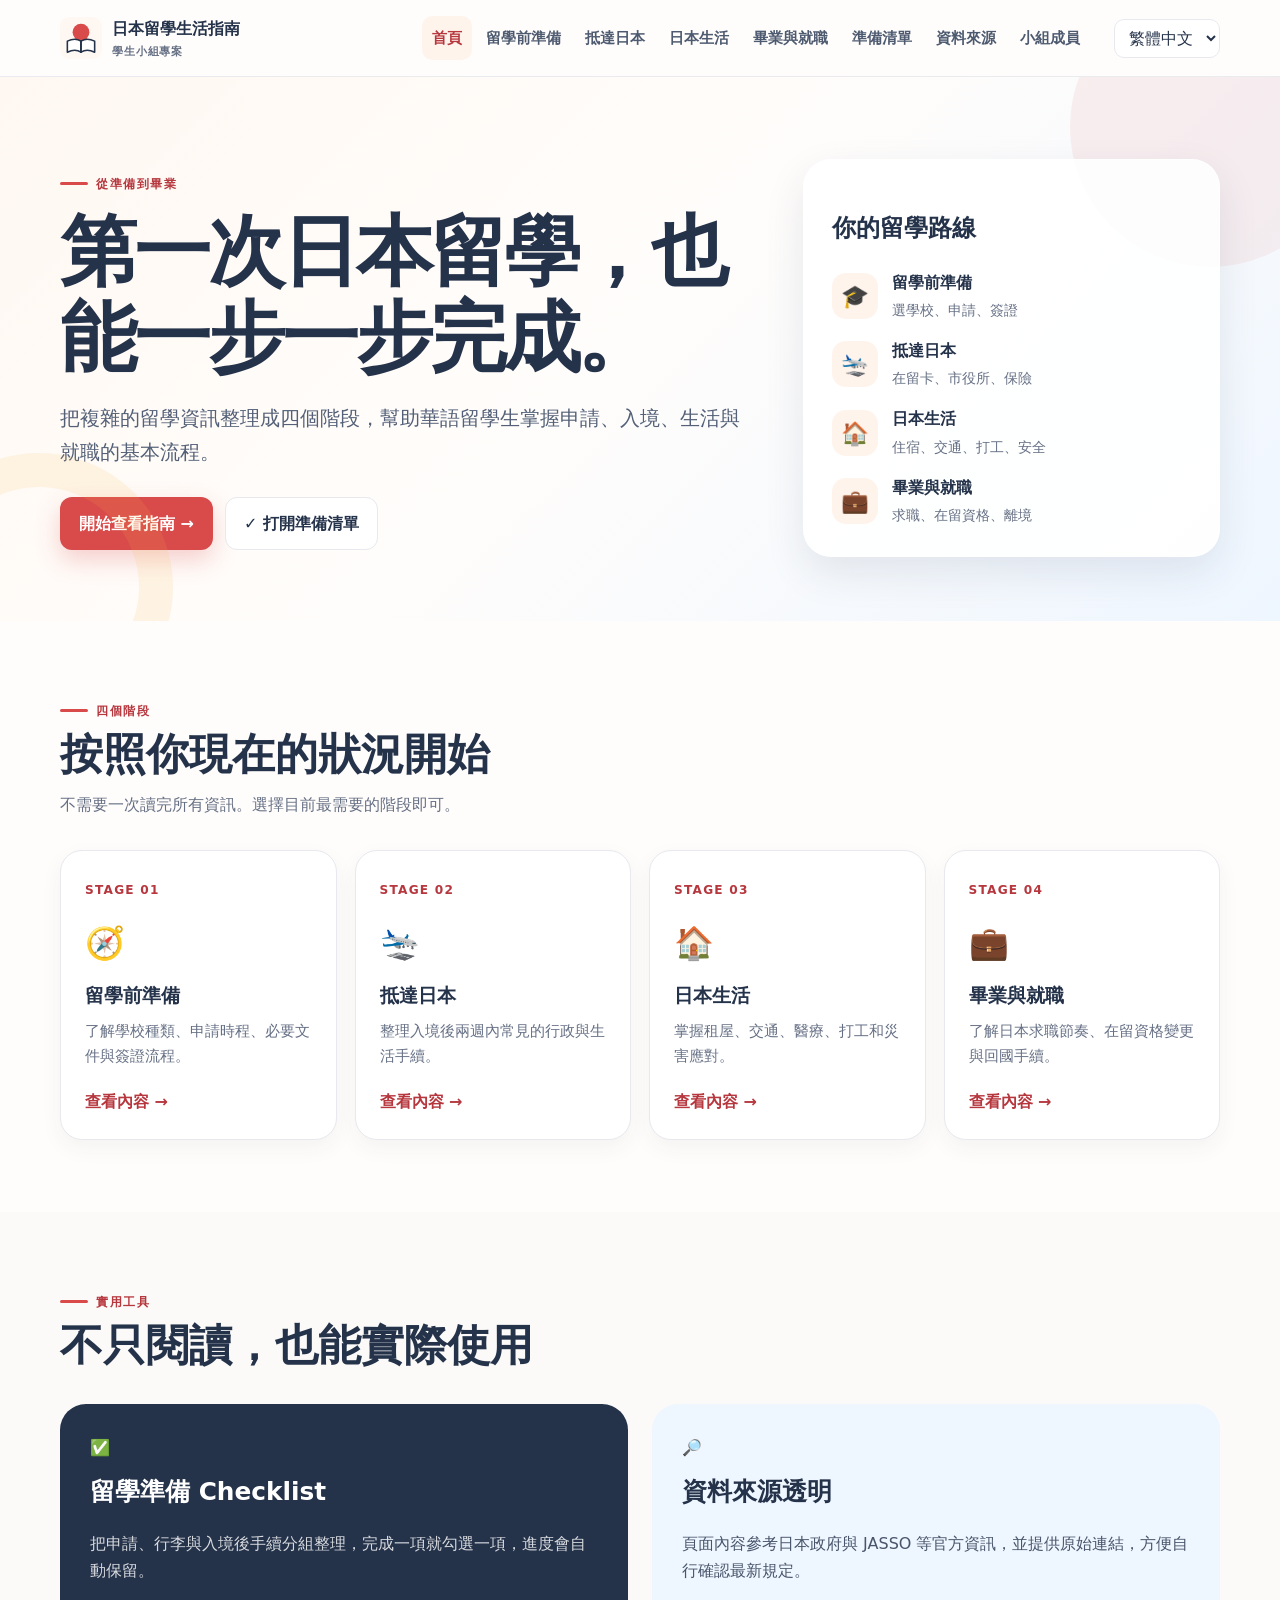
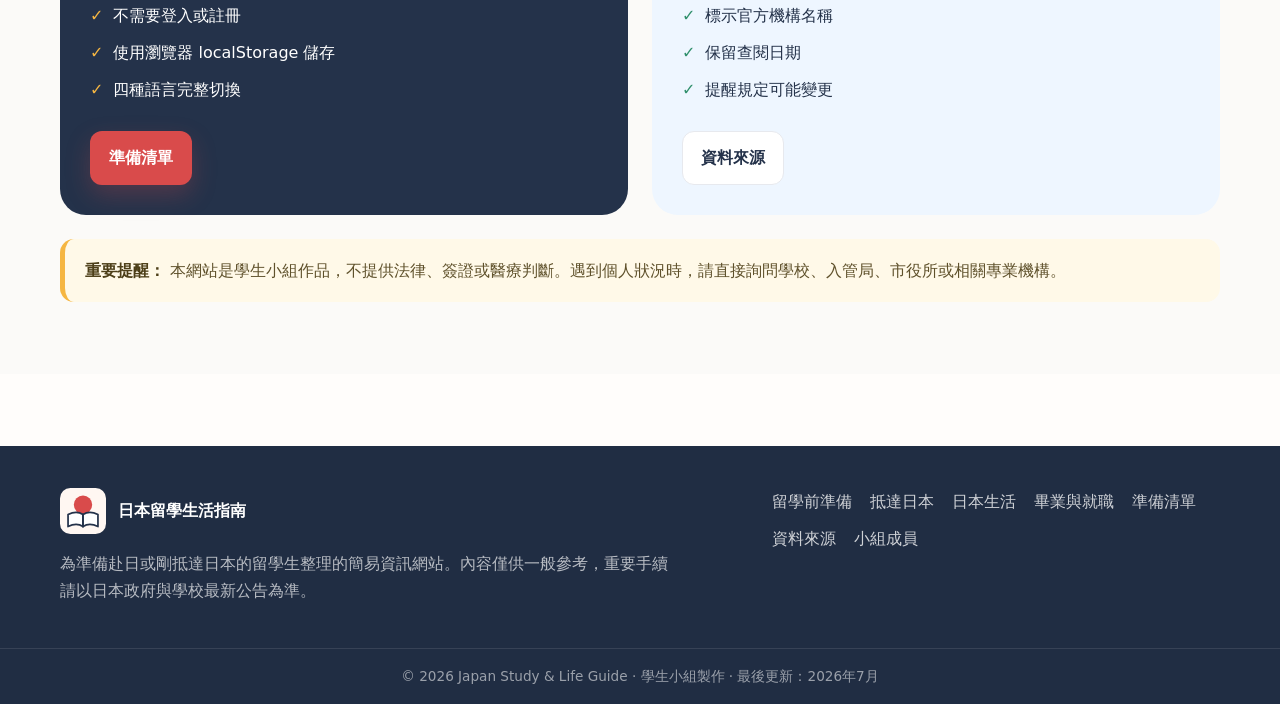
<file: index.html>
<!doctype html>
<html lang="zh-Hant">
<head>
  <meta charset="utf-8">
  <meta name="viewport" content="width=device-width, initial-scale=1">
  <meta name="description" content="A multilingual student guide for studying and living in Japan.">
  <meta name="theme-color" content="#d94b4b">
  <title>Japan Study & Life Guide</title>
  <link rel="icon" href="assets/logo.svg" type="image/svg+xml">
  <link rel="stylesheet" href="css/style.css">
</head>
<body data-page="home">
  <a class="skip-link" href="#main" data-i18n="skip">Skip to content</a>
  <header id="site-header" class="site-header"></header>
  <main id="main"></main>
  <footer id="site-footer" class="site-footer"></footer>
  <script src="js/content.js"></script>
  <script src="js/app.js"></script>
</body>
</html>
</file>
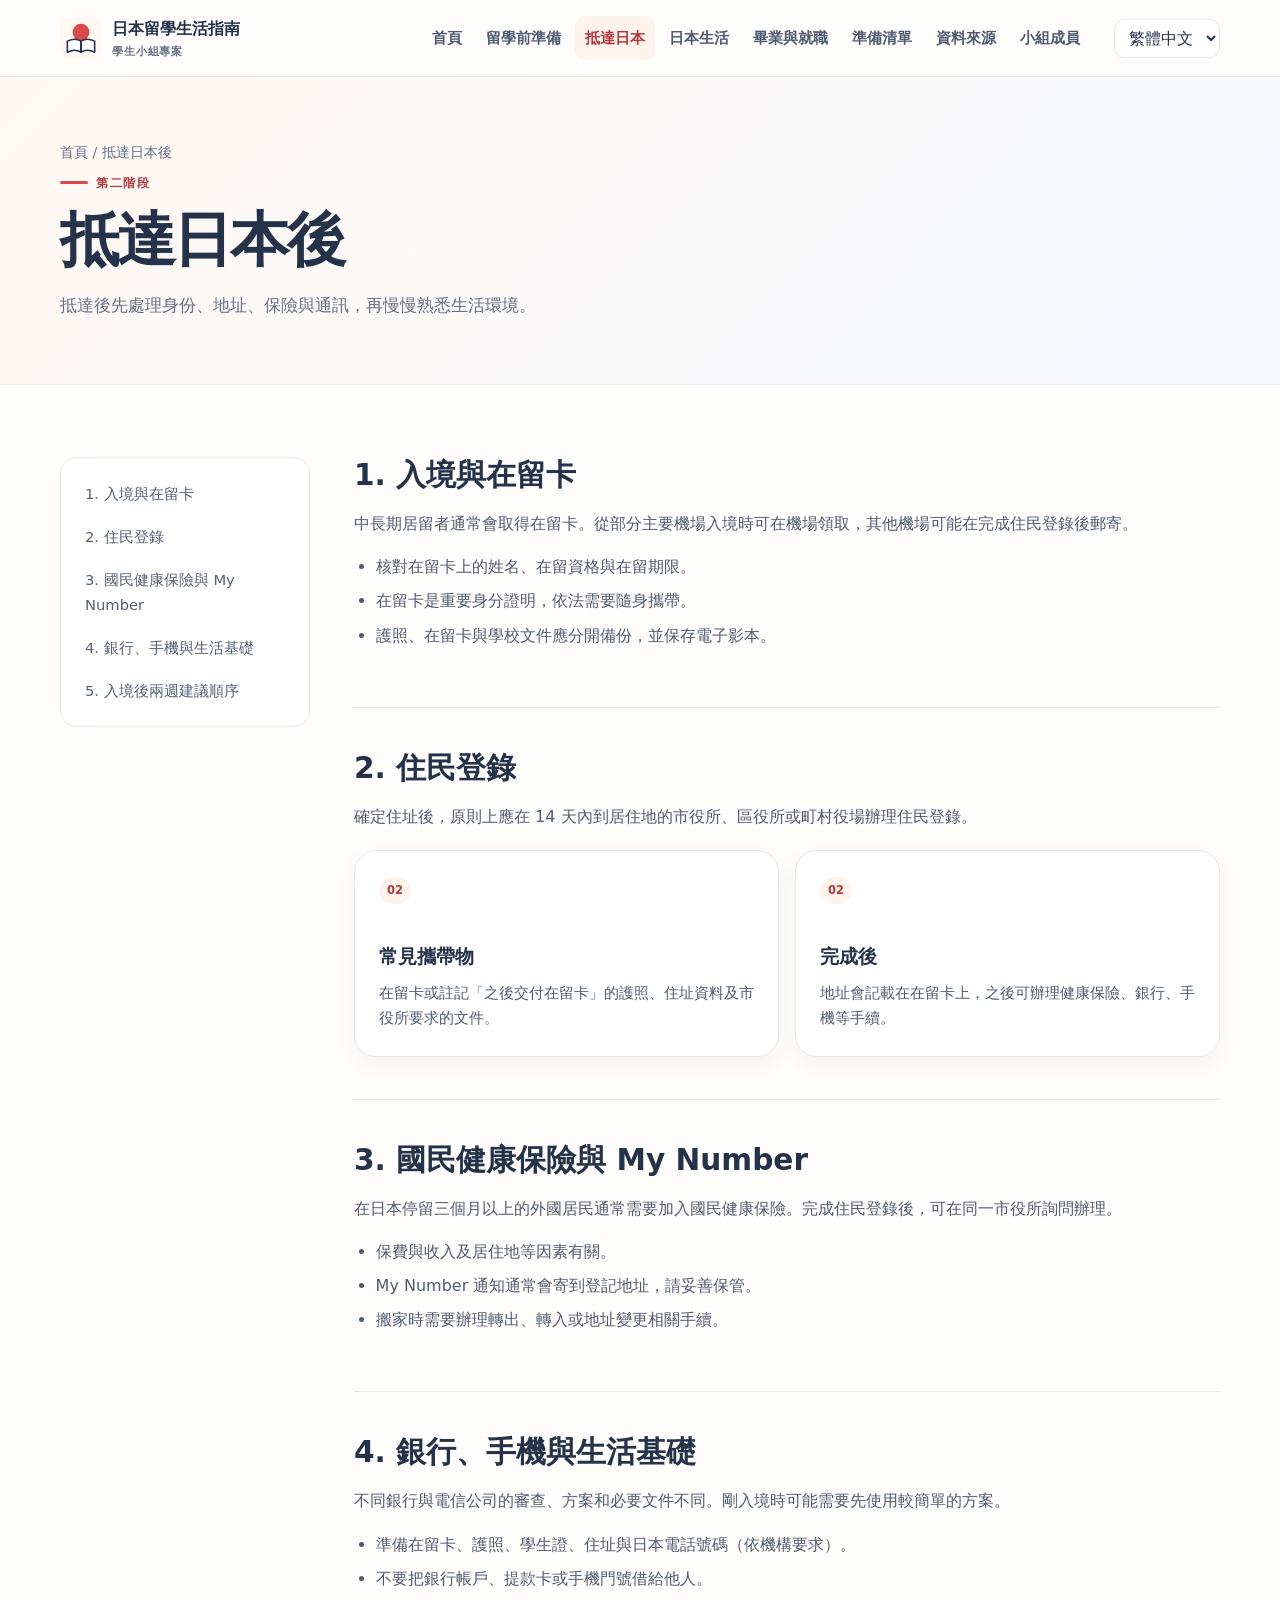
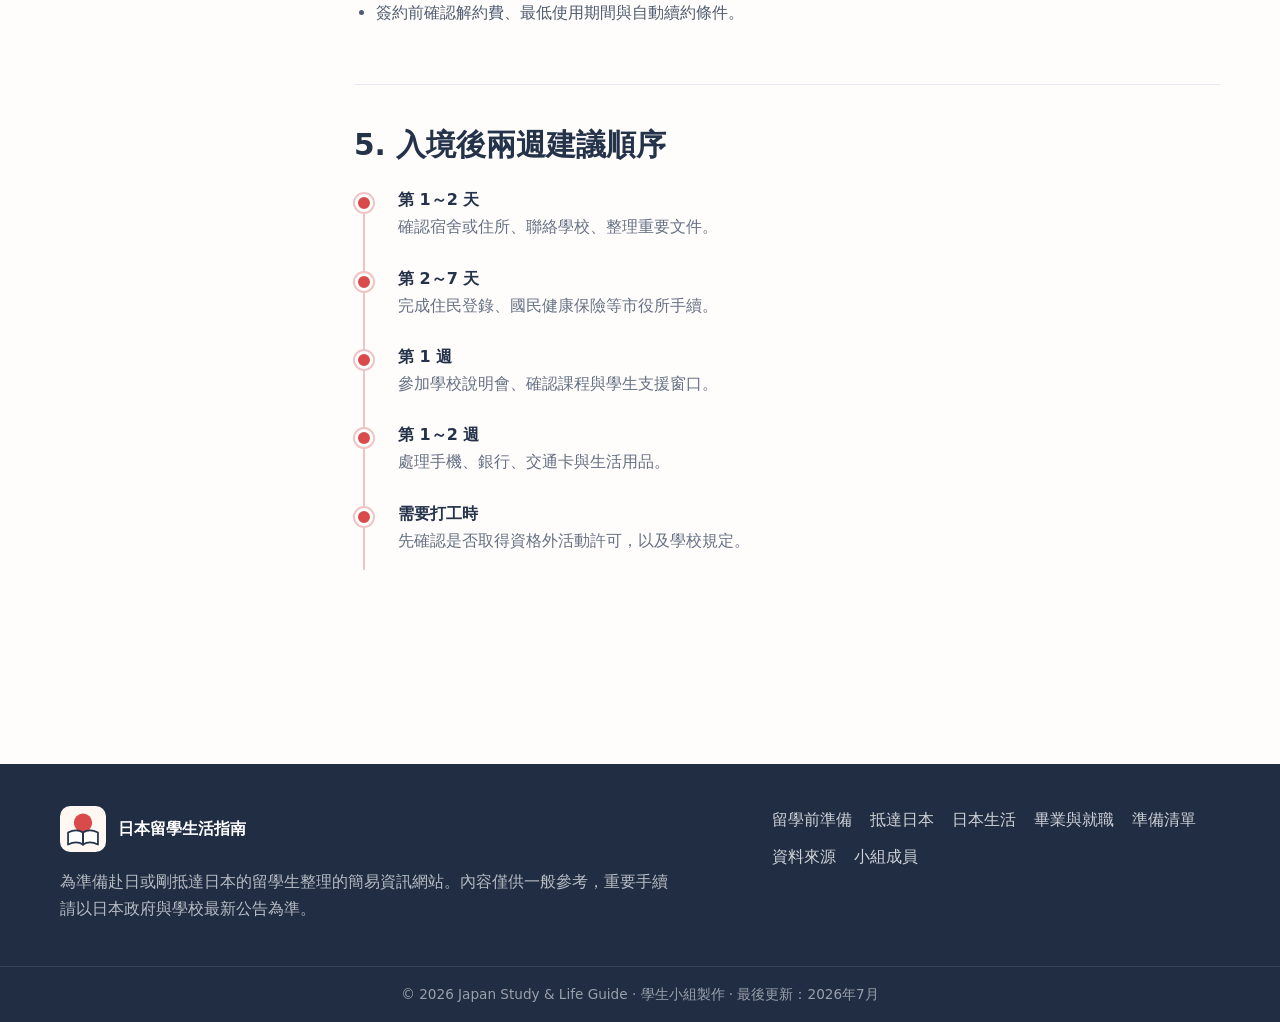
<file: arrival.html>
<!doctype html>
<html lang="zh-Hant">
<head>
  <meta charset="utf-8">
  <meta name="viewport" content="width=device-width, initial-scale=1">
  <meta name="description" content="A multilingual student guide for studying and living in Japan.">
  <meta name="theme-color" content="#d94b4b">
  <title>Japan Study & Life Guide</title>
  <link rel="icon" href="assets/logo.svg" type="image/svg+xml">
  <link rel="stylesheet" href="css/style.css">
</head>
<body data-page="arrival">
  <a class="skip-link" href="#main" data-i18n="skip">Skip to content</a>
  <header id="site-header" class="site-header"></header>
  <main id="main"></main>
  <footer id="site-footer" class="site-footer"></footer>
  <script src="js/content.js"></script>
  <script src="js/app.js"></script>
</body>
</html>
</file>
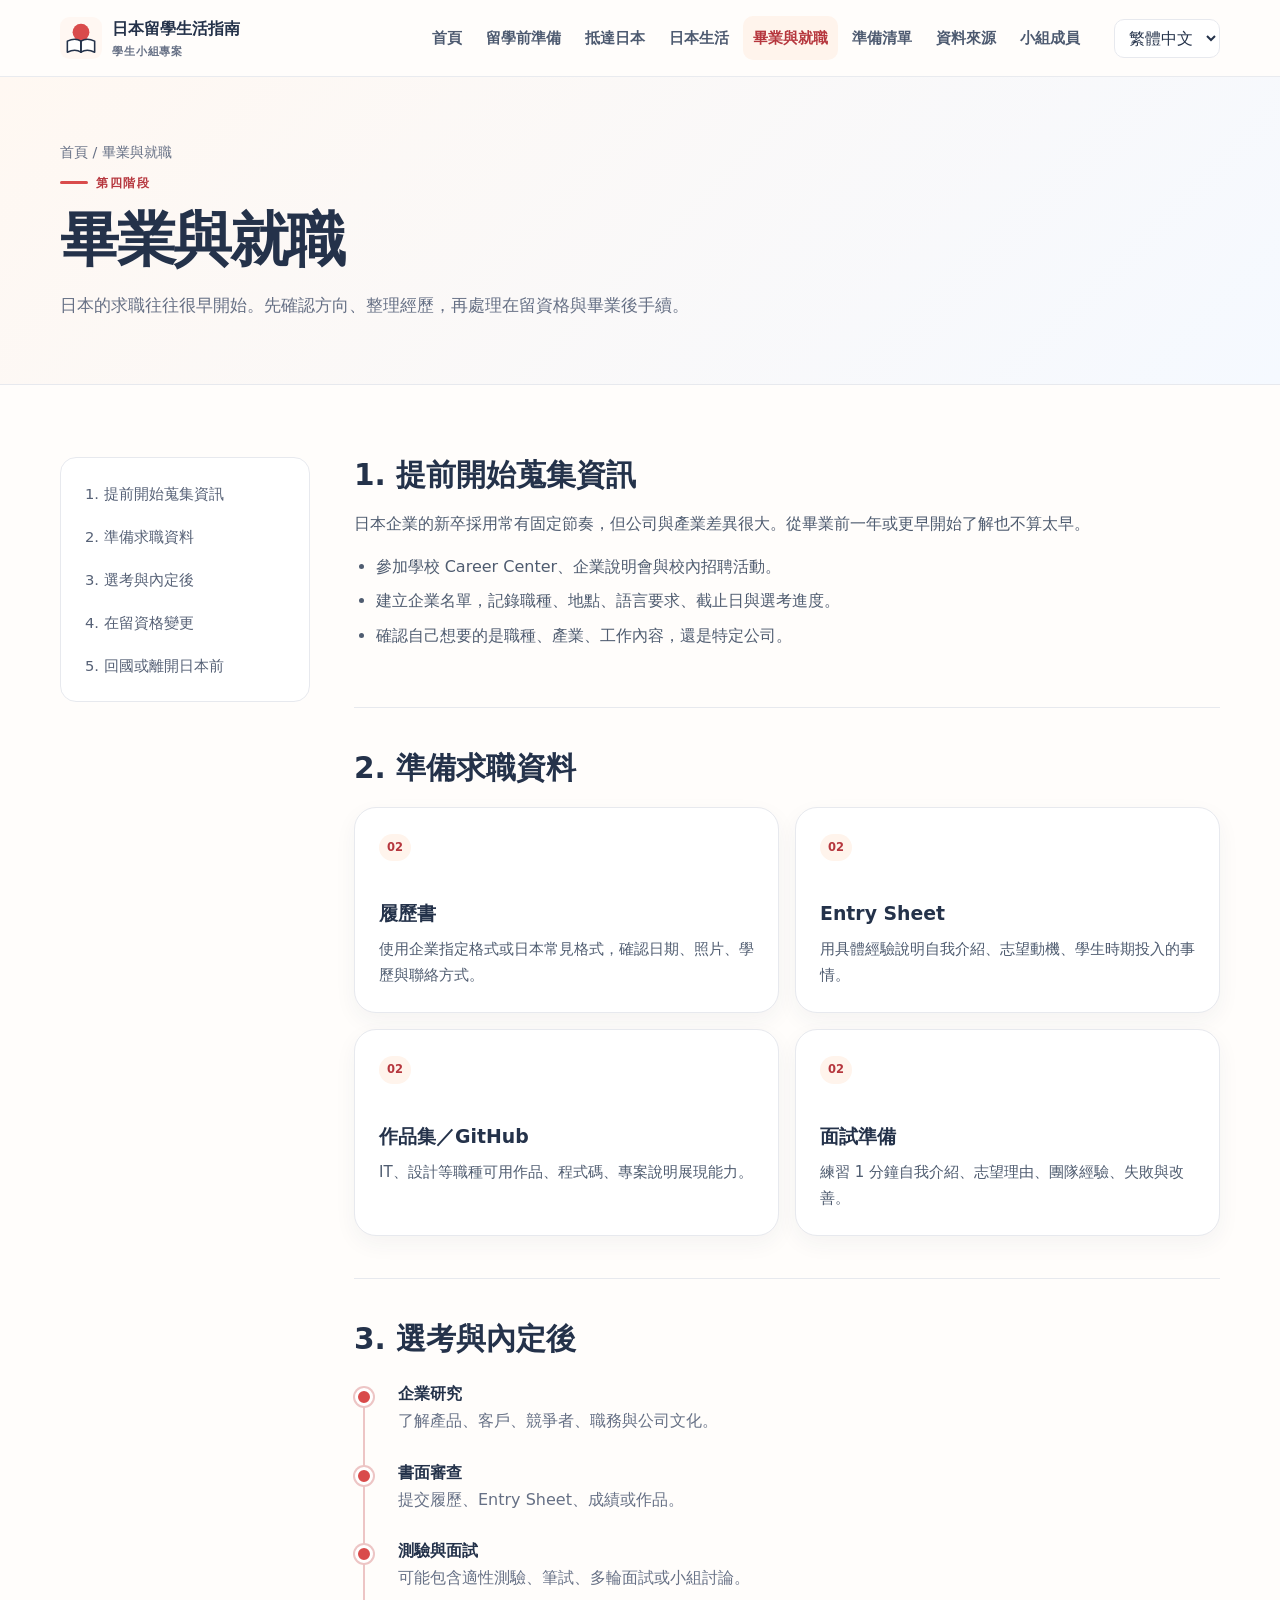
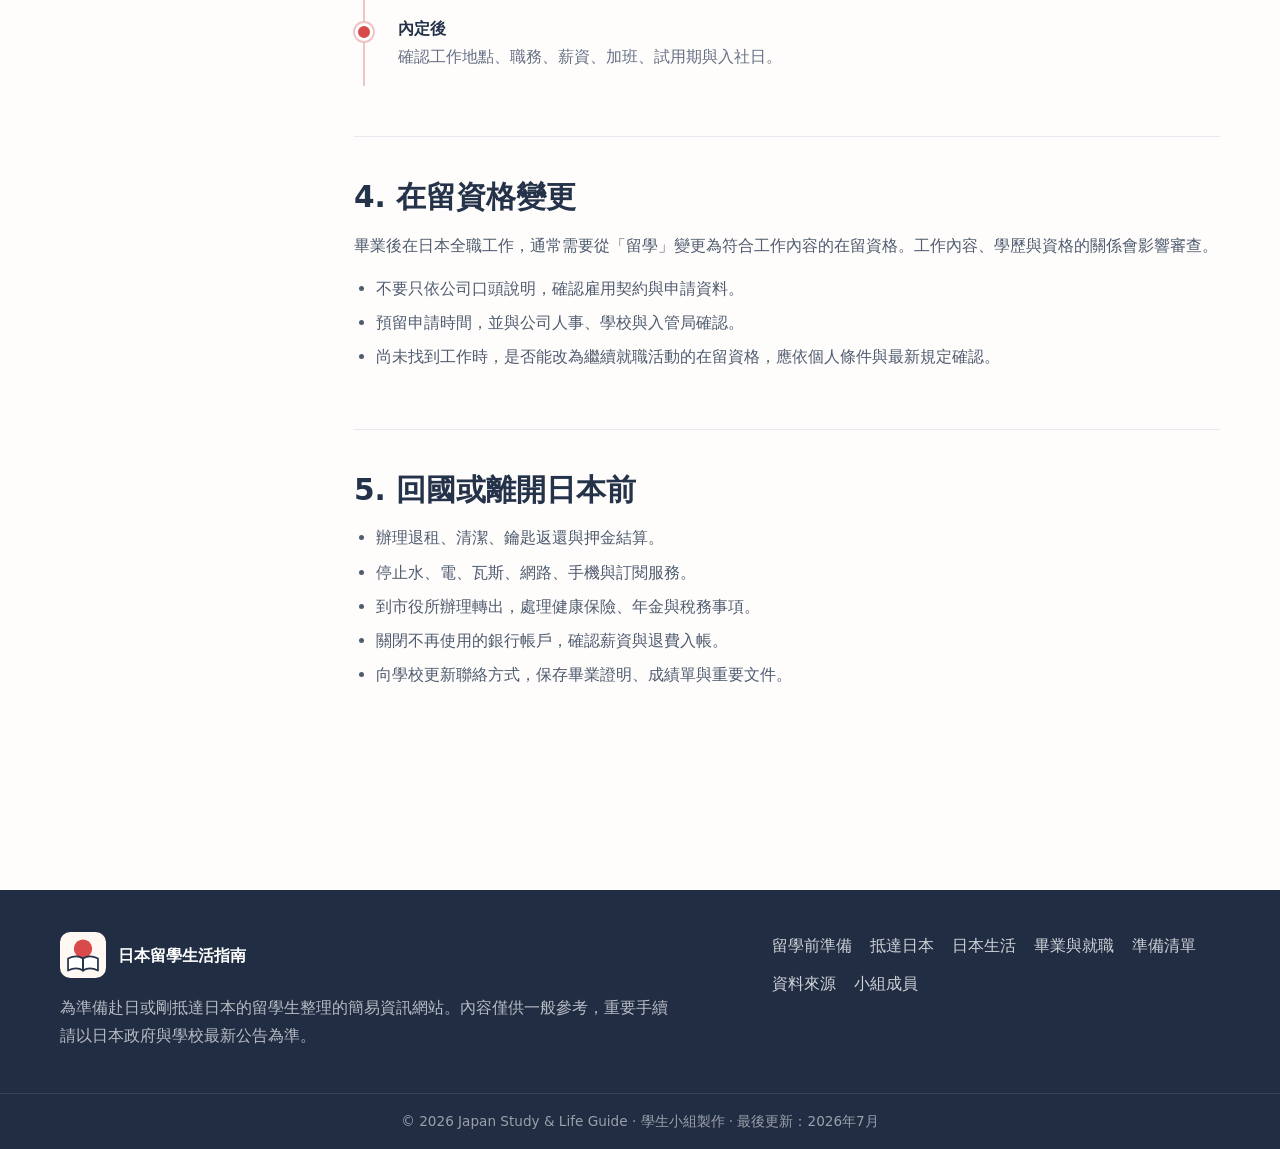
<file: career.html>
<!doctype html>
<html lang="zh-Hant">
<head>
  <meta charset="utf-8">
  <meta name="viewport" content="width=device-width, initial-scale=1">
  <meta name="description" content="A multilingual student guide for studying and living in Japan.">
  <meta name="theme-color" content="#d94b4b">
  <title>Japan Study & Life Guide</title>
  <link rel="icon" href="assets/logo.svg" type="image/svg+xml">
  <link rel="stylesheet" href="css/style.css">
</head>
<body data-page="career">
  <a class="skip-link" href="#main" data-i18n="skip">Skip to content</a>
  <header id="site-header" class="site-header"></header>
  <main id="main"></main>
  <footer id="site-footer" class="site-footer"></footer>
  <script src="js/content.js"></script>
  <script src="js/app.js"></script>
</body>
</html>
</file>
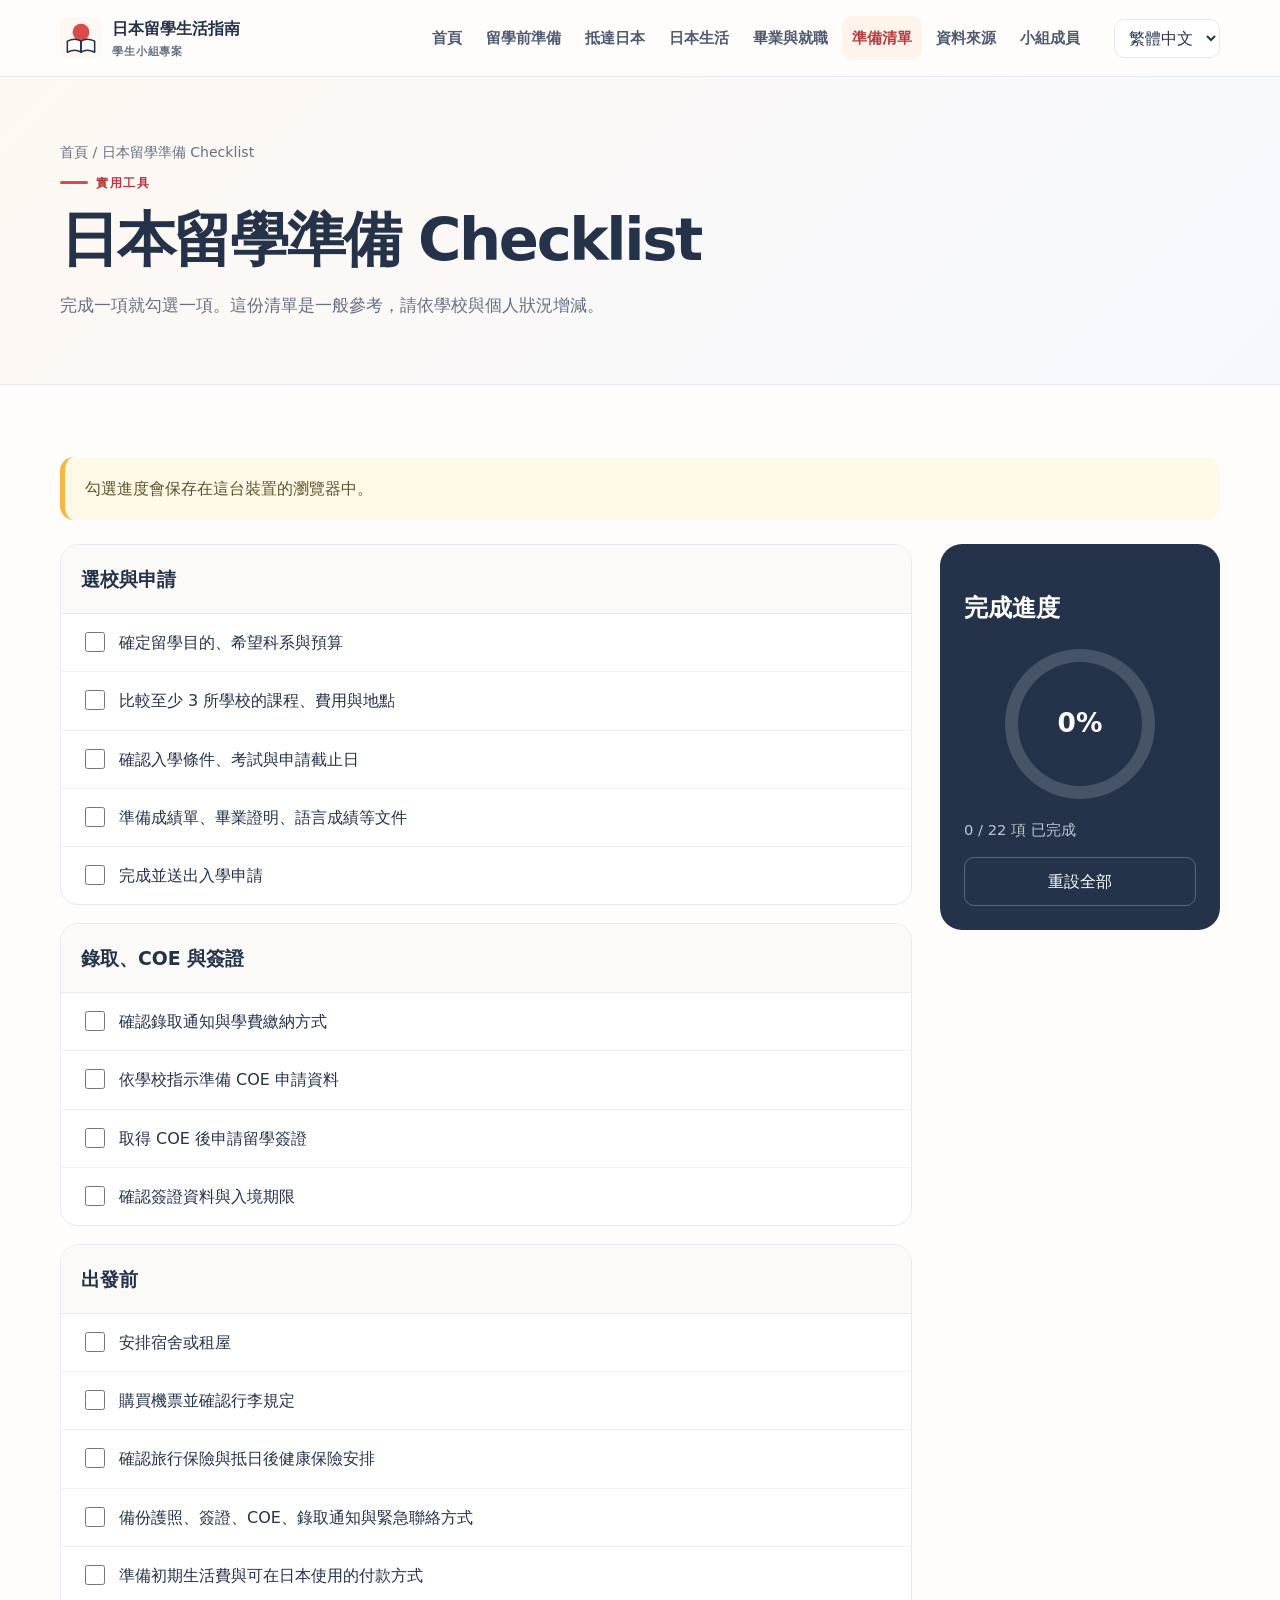
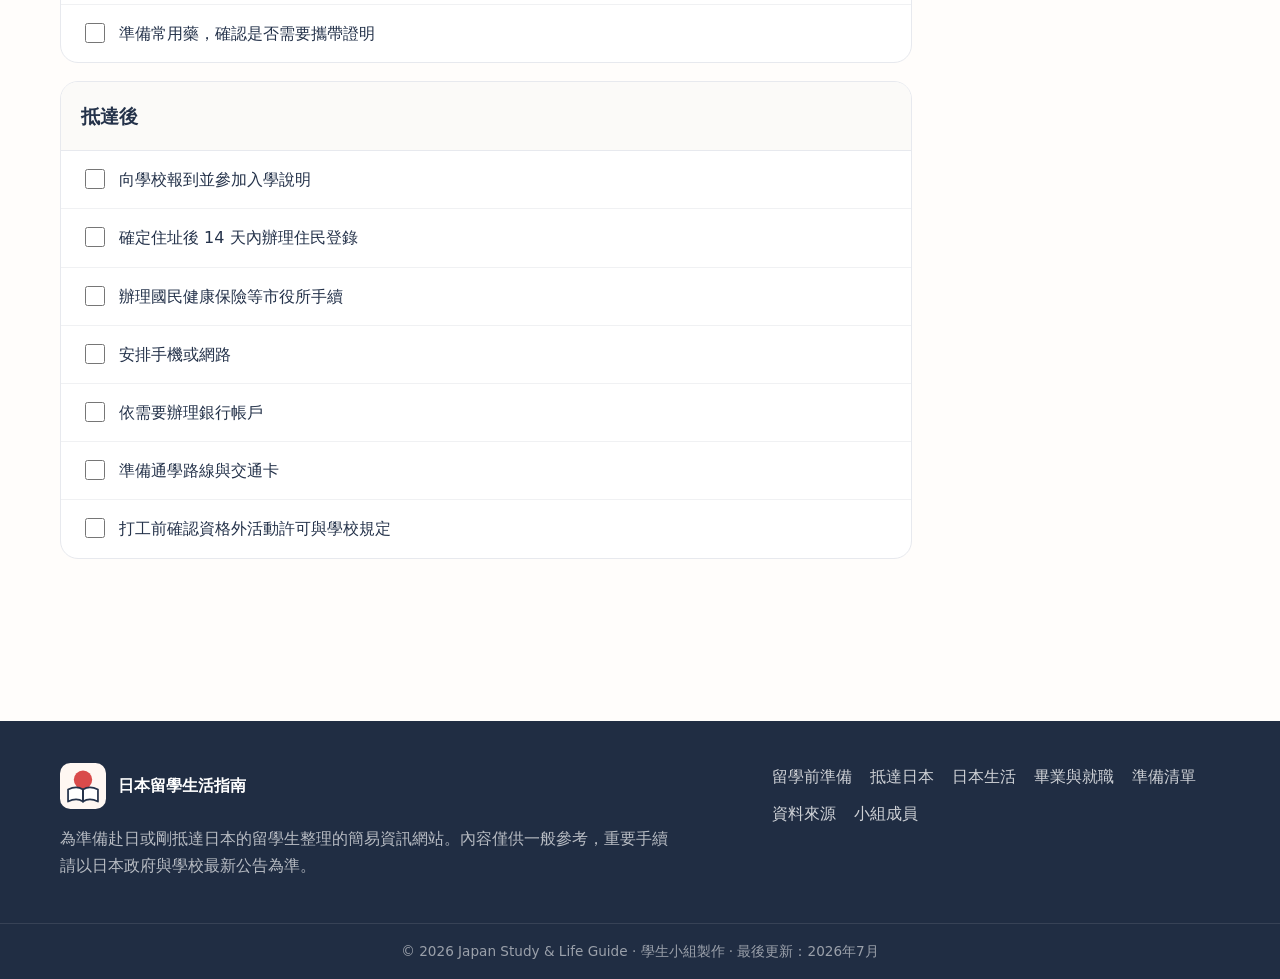
<file: checklist.html>
<!doctype html>
<html lang="zh-Hant">
<head>
  <meta charset="utf-8">
  <meta name="viewport" content="width=device-width, initial-scale=1">
  <meta name="description" content="A multilingual student guide for studying and living in Japan.">
  <meta name="theme-color" content="#d94b4b">
  <title>Japan Study & Life Guide</title>
  <link rel="icon" href="assets/logo.svg" type="image/svg+xml">
  <link rel="stylesheet" href="css/style.css">
</head>
<body data-page="checklist">
  <a class="skip-link" href="#main" data-i18n="skip">Skip to content</a>
  <header id="site-header" class="site-header"></header>
  <main id="main"></main>
  <footer id="site-footer" class="site-footer"></footer>
  <script src="js/content.js"></script>
  <script src="js/app.js"></script>
</body>
</html>
</file>
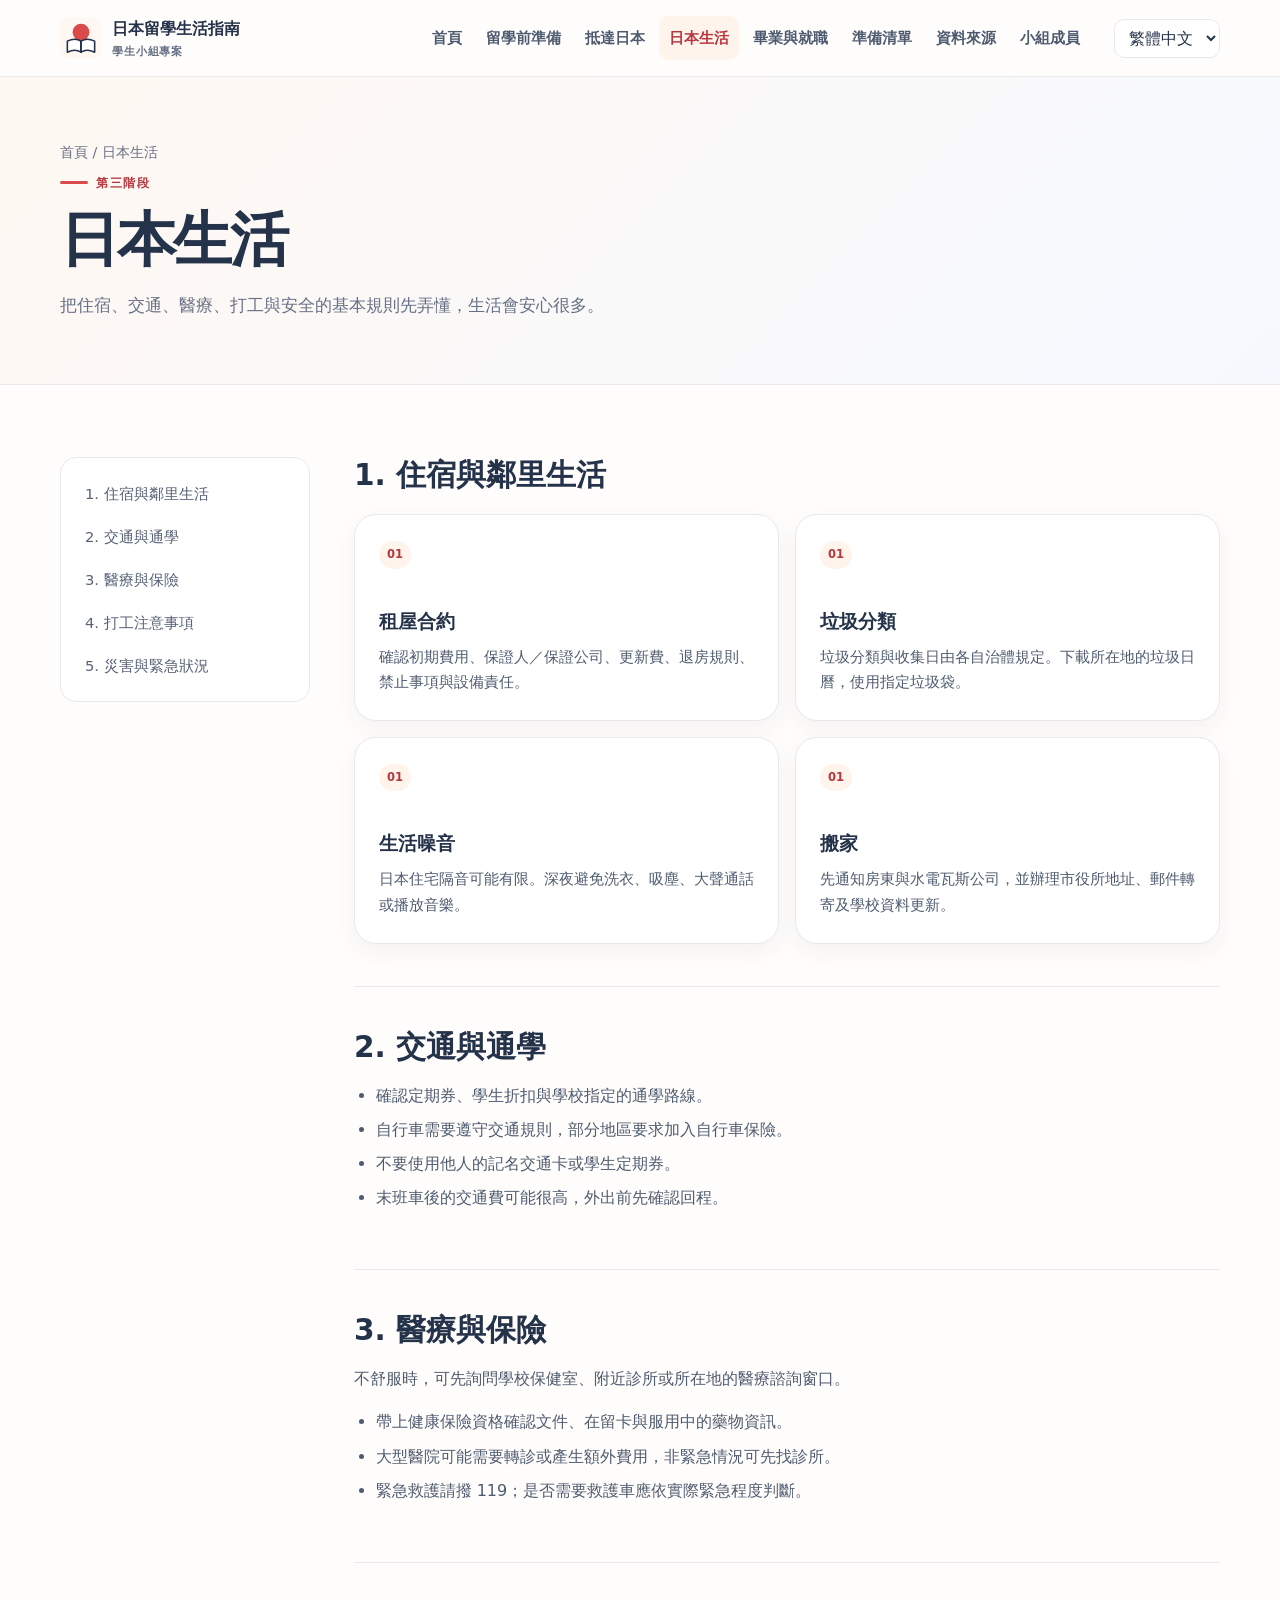
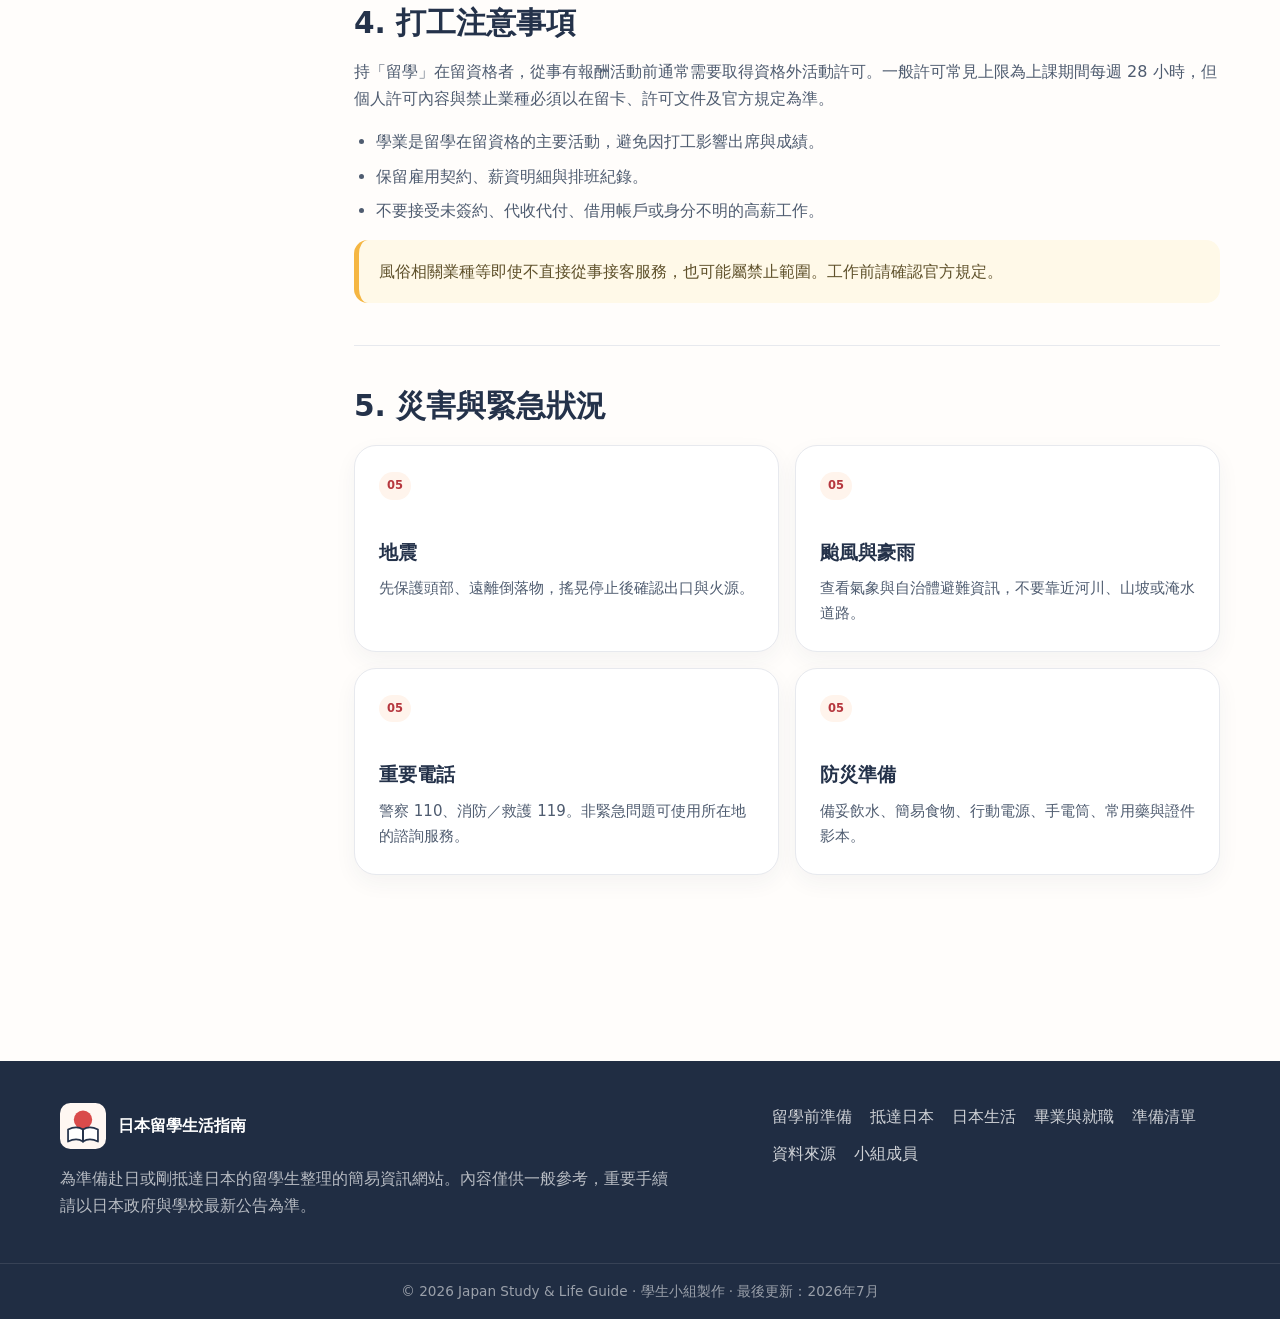
<file: life.html>
<!doctype html>
<html lang="zh-Hant">
<head>
  <meta charset="utf-8">
  <meta name="viewport" content="width=device-width, initial-scale=1">
  <meta name="description" content="A multilingual student guide for studying and living in Japan.">
  <meta name="theme-color" content="#d94b4b">
  <title>Japan Study & Life Guide</title>
  <link rel="icon" href="assets/logo.svg" type="image/svg+xml">
  <link rel="stylesheet" href="css/style.css">
</head>
<body data-page="life">
  <a class="skip-link" href="#main" data-i18n="skip">Skip to content</a>
  <header id="site-header" class="site-header"></header>
  <main id="main"></main>
  <footer id="site-footer" class="site-footer"></footer>
  <script src="js/content.js"></script>
  <script src="js/app.js"></script>
</body>
</html>
</file>
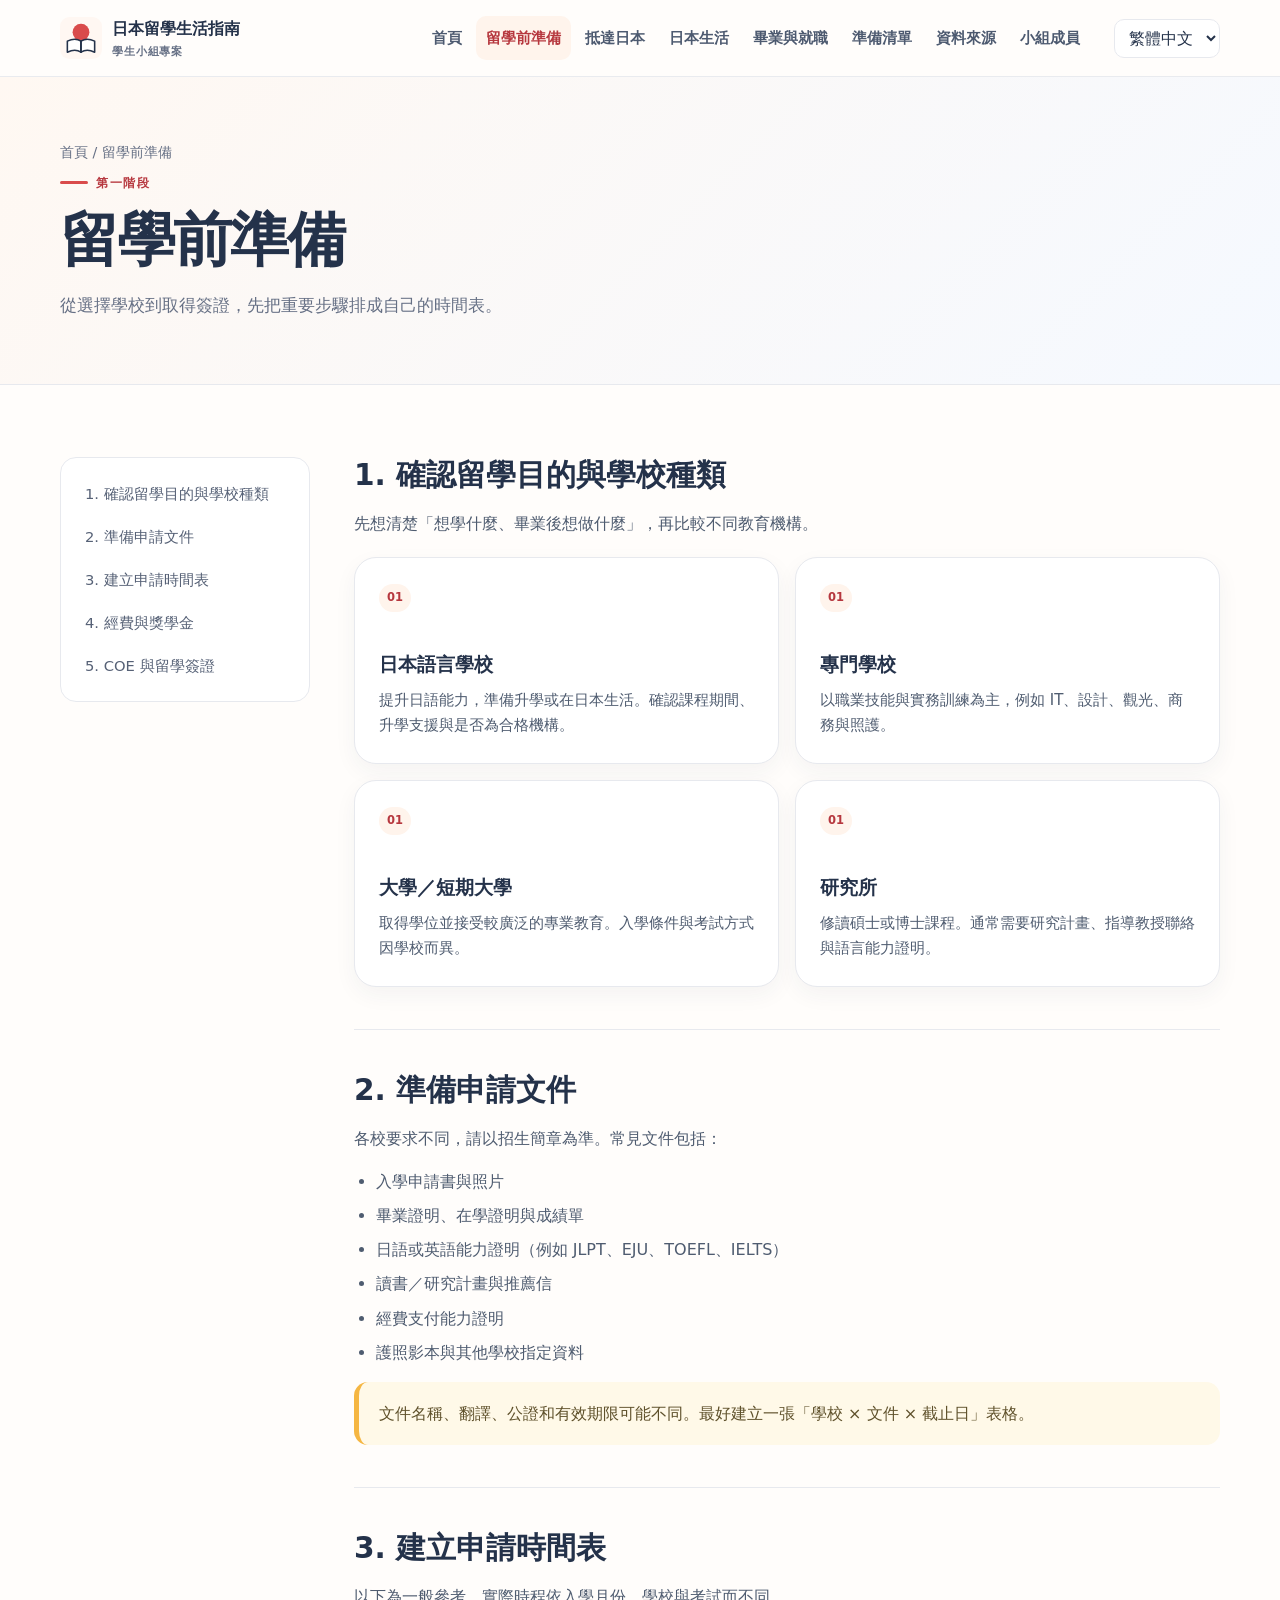
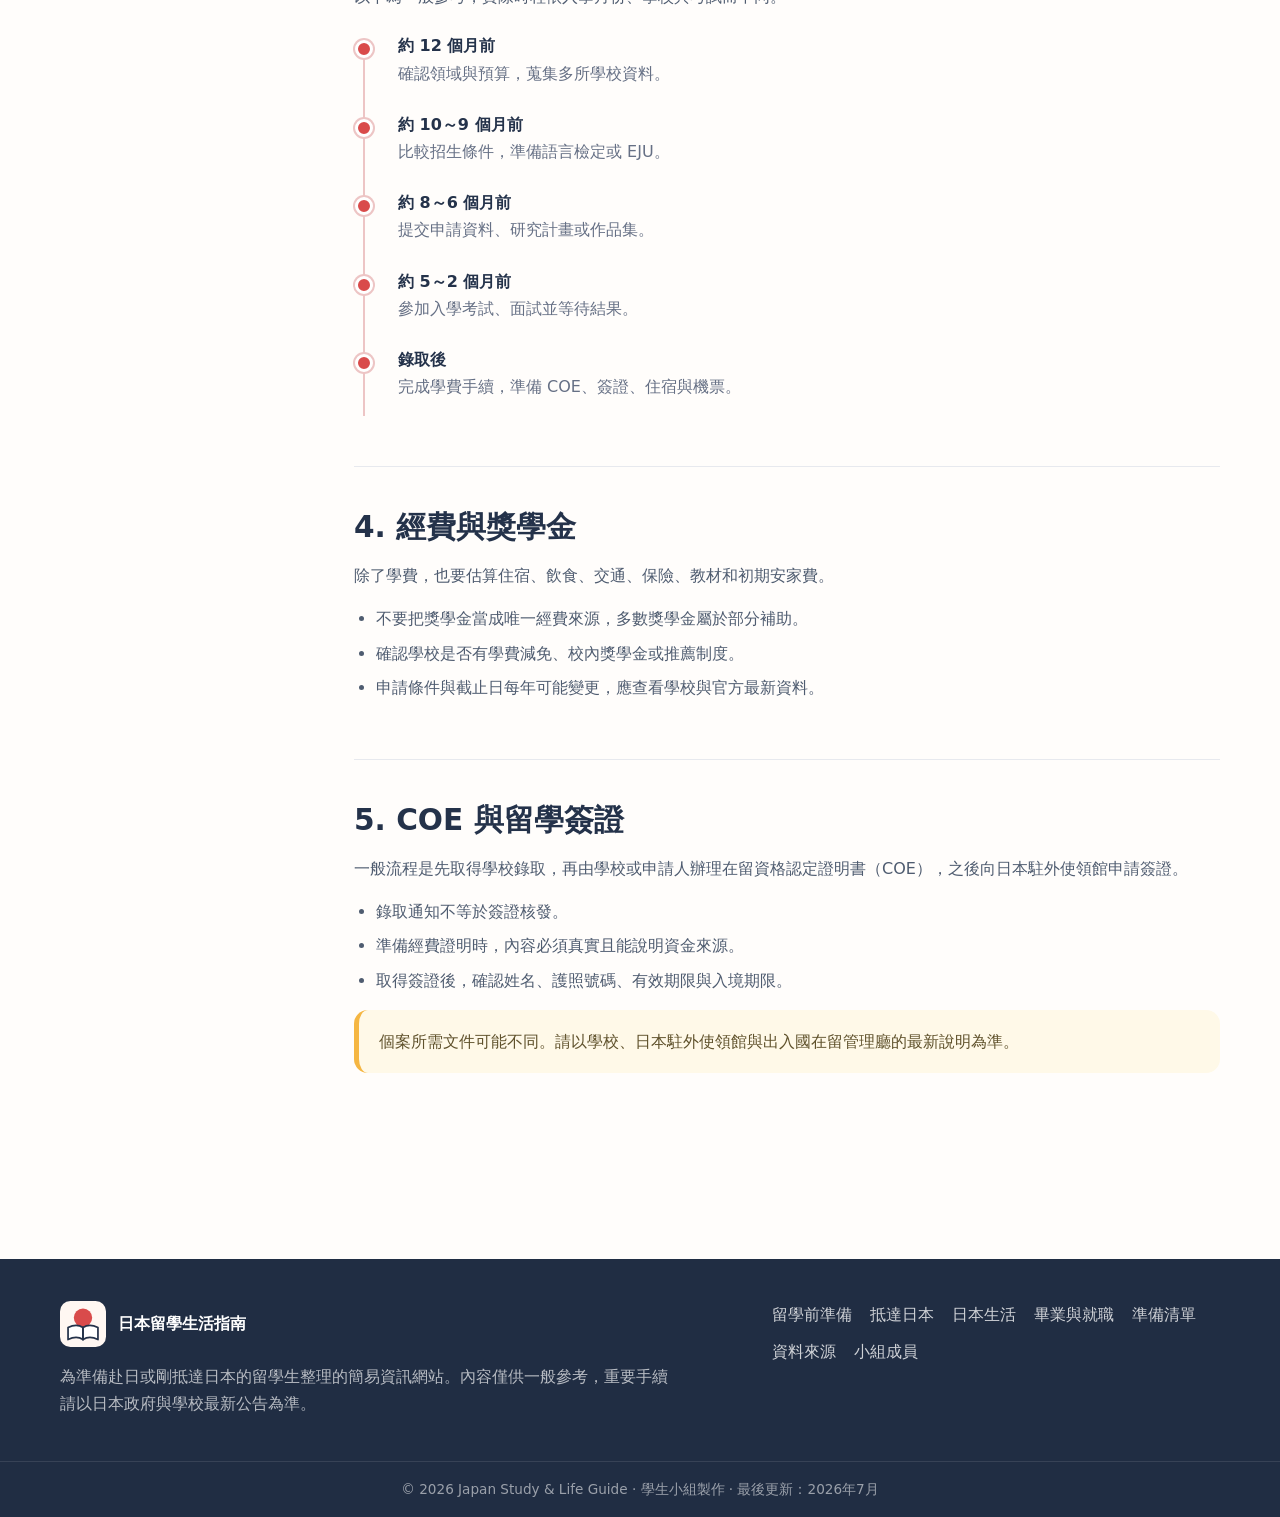
<file: preparation.html>
<!doctype html>
<html lang="zh-Hant">
<head>
  <meta charset="utf-8">
  <meta name="viewport" content="width=device-width, initial-scale=1">
  <meta name="description" content="A multilingual student guide for studying and living in Japan.">
  <meta name="theme-color" content="#d94b4b">
  <title>Japan Study & Life Guide</title>
  <link rel="icon" href="assets/logo.svg" type="image/svg+xml">
  <link rel="stylesheet" href="css/style.css">
</head>
<body data-page="preparation">
  <a class="skip-link" href="#main" data-i18n="skip">Skip to content</a>
  <header id="site-header" class="site-header"></header>
  <main id="main"></main>
  <footer id="site-footer" class="site-footer"></footer>
  <script src="js/content.js"></script>
  <script src="js/app.js"></script>
</body>
</html>
</file>
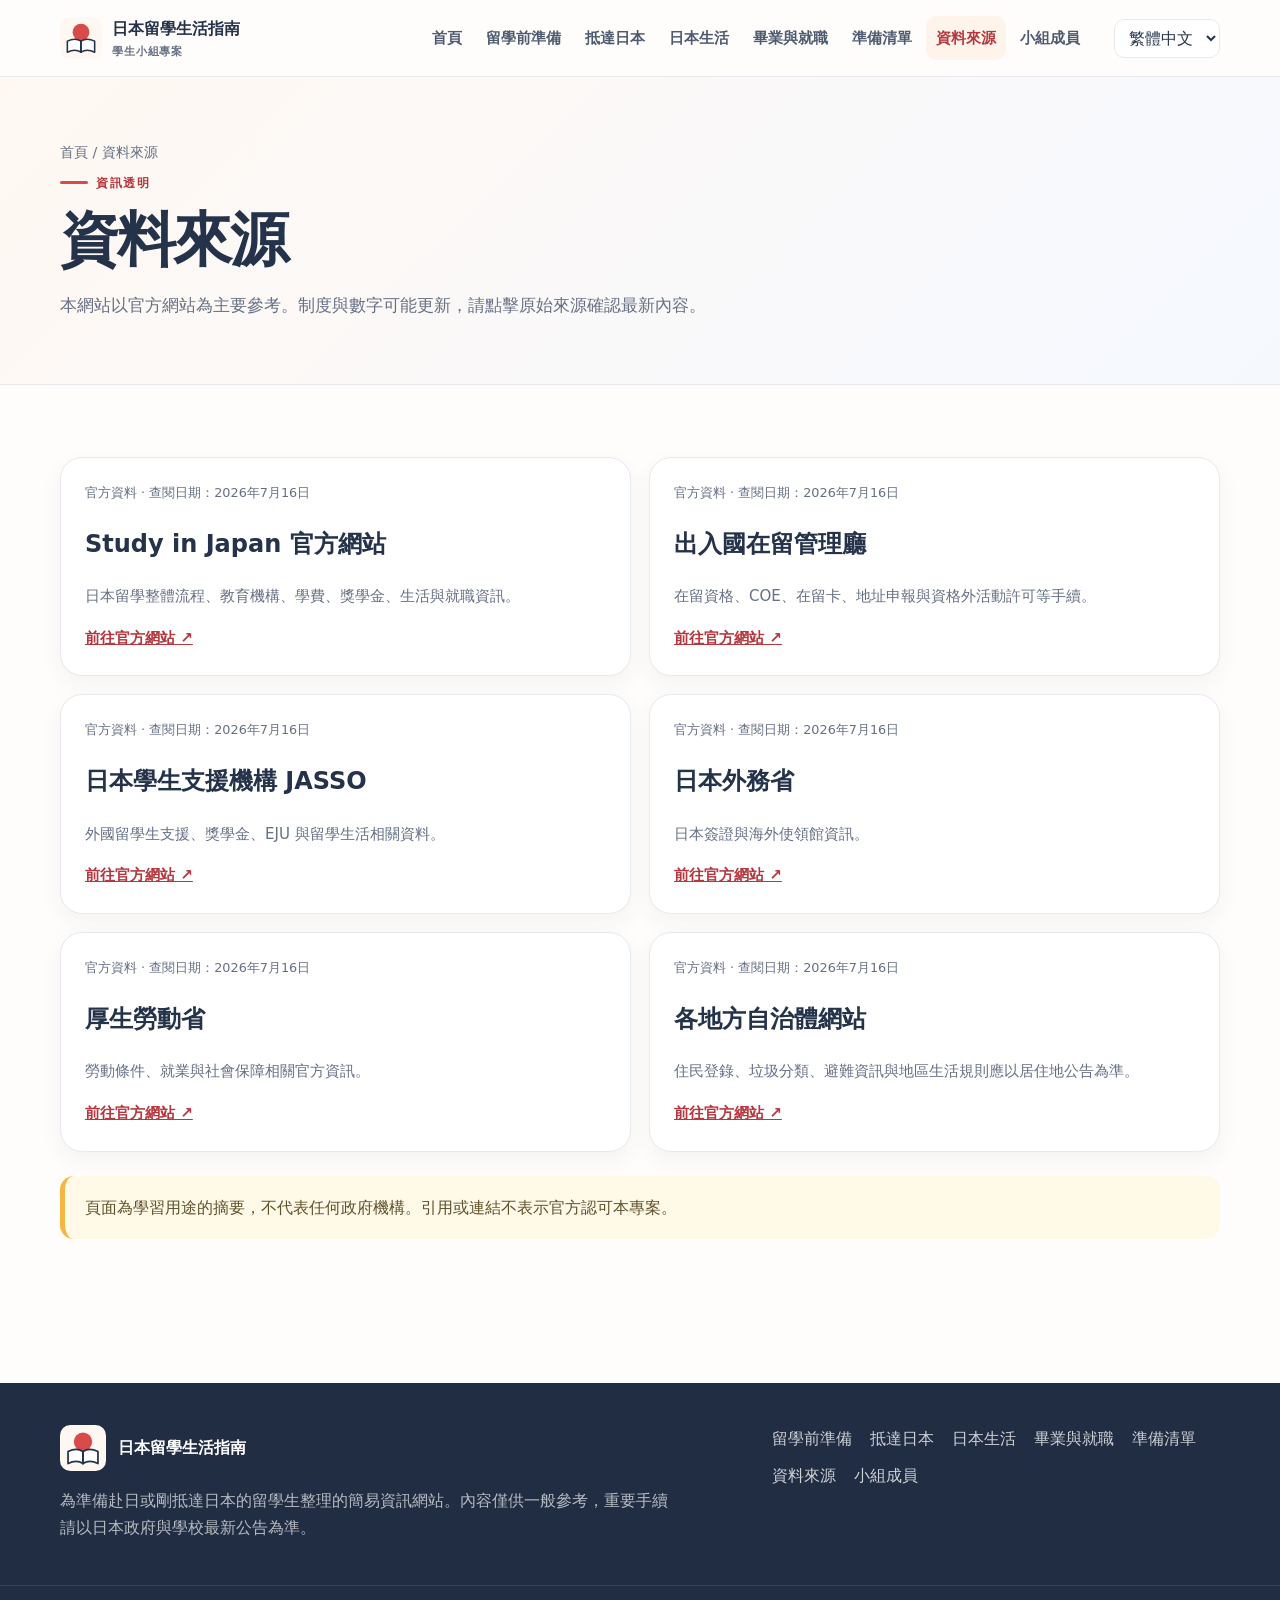
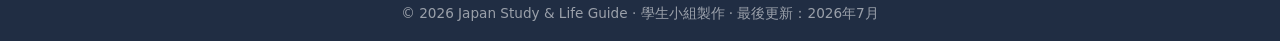
<file: sources.html>
<!doctype html>
<html lang="zh-Hant">
<head>
  <meta charset="utf-8">
  <meta name="viewport" content="width=device-width, initial-scale=1">
  <meta name="description" content="A multilingual student guide for studying and living in Japan.">
  <meta name="theme-color" content="#d94b4b">
  <title>Japan Study & Life Guide</title>
  <link rel="icon" href="assets/logo.svg" type="image/svg+xml">
  <link rel="stylesheet" href="css/style.css">
</head>
<body data-page="sources">
  <a class="skip-link" href="#main" data-i18n="skip">Skip to content</a>
  <header id="site-header" class="site-header"></header>
  <main id="main"></main>
  <footer id="site-footer" class="site-footer"></footer>
  <script src="js/content.js"></script>
  <script src="js/app.js"></script>
</body>
</html>
</file>
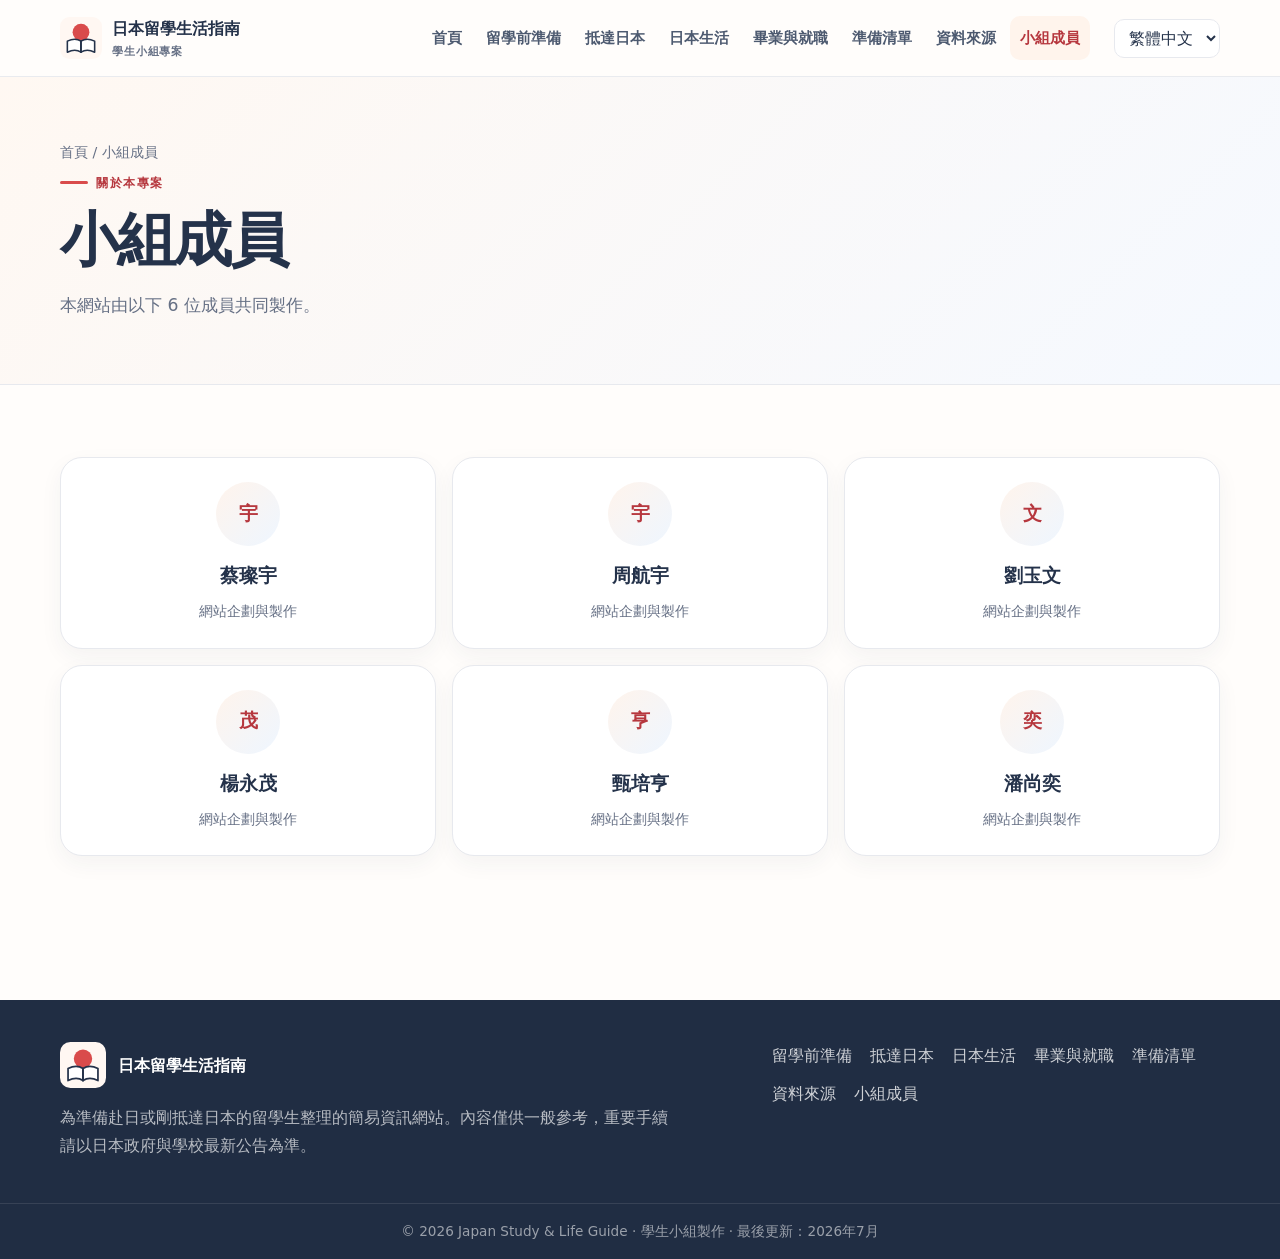
<file: team.html>
<!doctype html>
<html lang="zh-Hant">
<head>
  <meta charset="utf-8">
  <meta name="viewport" content="width=device-width, initial-scale=1">
  <meta name="description" content="A multilingual student guide for studying and living in Japan.">
  <meta name="theme-color" content="#d94b4b">
  <title>Japan Study & Life Guide</title>
  <link rel="icon" href="assets/logo.svg" type="image/svg+xml">
  <link rel="stylesheet" href="css/style.css">
</head>
<body data-page="team">
  <a class="skip-link" href="#main" data-i18n="skip">Skip to content</a>
  <header id="site-header" class="site-header"></header>
  <main id="main"></main>
  <footer id="site-footer" class="site-footer"></footer>
  <script src="js/content.js"></script>
  <script src="js/app.js"></script>
</body>
</html>
</file>
<file: css/style.css>
:root {
  --ink: #24324a;
  --muted: #667085;
  --paper: #fffdfb;
  --soft: #fff4ec;
  --soft-blue: #eef6ff;
  --line: #e7e9ee;
  --accent: #d94b4b;
  --accent-dark: #b6373e;
  --gold: #f5b642;
  --green: #2f8f6b;
  --shadow: 0 16px 40px rgba(36, 50, 74, 0.10);
  --radius: 22px;
  --max: 1160px;
}

* { box-sizing: border-box; }
html { scroll-behavior: smooth; }
body {
  margin: 0;
  color: var(--ink);
  background: var(--paper);
  font-family: Inter, "Noto Sans TC", "Noto Sans SC", "Noto Sans JP", system-ui, -apple-system, BlinkMacSystemFont, "Segoe UI", sans-serif;
  line-height: 1.7;
}
a { color: inherit; }
img { max-width: 100%; }
button, select, input { font: inherit; }
button { cursor: pointer; }

.skip-link {
  position: fixed; left: 12px; top: -80px; z-index: 9999;
  padding: 10px 14px; background: var(--ink); color: #fff; border-radius: 8px;
}
.skip-link:focus { top: 12px; }

.site-header {
  position: sticky; top: 0; z-index: 1000;
  background: rgba(255, 253, 251, 0.94);
  backdrop-filter: blur(14px);
  border-bottom: 1px solid rgba(231, 233, 238, 0.9);
}
.header-inner {
  width: min(var(--max), calc(100% - 32px)); margin: 0 auto;
  min-height: 76px; display: flex; align-items: center; gap: 24px;
}
.brand { display: inline-flex; align-items: center; gap: 10px; text-decoration: none; font-weight: 850; white-space: nowrap; }
.brand img { width: 42px; height: 42px; }
.brand-text small { display: block; color: var(--muted); font-size: 0.66rem; letter-spacing: .08em; font-weight: 700; }

.main-nav { margin-left: auto; display: flex; align-items: center; gap: 4px; }
.nav-link { padding: 9px 10px; border-radius: 10px; text-decoration: none; font-size: .92rem; font-weight: 700; color: #4d5a70; }
.nav-link:hover, .nav-link.active { background: var(--soft); color: var(--accent-dark); }
.header-tools { display: flex; align-items: center; gap: 8px; }
.language-select { border: 1px solid var(--line); background: #fff; border-radius: 10px; padding: 8px 10px; color: var(--ink); }
.menu-toggle { display: none; border: 0; background: var(--soft); border-radius: 10px; padding: 8px 11px; color: var(--ink); }

.container { width: min(var(--max), calc(100% - 32px)); margin: 0 auto; }
.hero { position: relative; overflow: hidden; padding: 82px 0 64px; background: linear-gradient(135deg, #fff8f2 0%, #fffdfb 48%, #eef6ff 100%); }
.hero::before, .hero::after { content: ""; position: absolute; border-radius: 50%; pointer-events: none; }
.hero::before { width: 280px; height: 280px; background: rgba(217, 75, 75, .08); right: -70px; top: -90px; }
.hero::after { width: 200px; height: 200px; border: 34px solid rgba(245, 182, 66, .12); left: -95px; bottom: -100px; }
.hero-grid { position: relative; display: grid; grid-template-columns: 1.25fr .75fr; align-items: center; gap: 48px; }
.eyebrow { display: inline-flex; align-items: center; gap: 8px; text-transform: uppercase; letter-spacing: .13em; font-size: .78rem; font-weight: 850; color: var(--accent-dark); }
.eyebrow::before { content: ""; width: 28px; height: 3px; background: var(--accent); border-radius: 999px; }
.hero h1, .page-hero h1 { margin: 14px 0 18px; line-height: 1.12; font-size: clamp(2.35rem, 6vw, 4.8rem); letter-spacing: -.04em; }
.hero p { max-width: 720px; font-size: clamp(1.05rem, 2vw, 1.25rem); color: #536077; }
.hero-actions { display: flex; flex-wrap: wrap; gap: 12px; margin-top: 28px; }
.btn { display: inline-flex; align-items: center; justify-content: center; gap: 8px; border-radius: 12px; padding: 12px 18px; text-decoration: none; border: 1px solid transparent; font-weight: 800; }
.btn-primary { color: #fff; background: var(--accent); box-shadow: 0 10px 24px rgba(217, 75, 75, .25); }
.btn-primary:hover { background: var(--accent-dark); transform: translateY(-1px); }
.btn-secondary { background: #fff; border-color: var(--line); }
.btn-secondary:hover { background: var(--soft); }
.hero-panel { position: relative; background: rgba(255,255,255,.88); border: 1px solid rgba(255,255,255,.9); box-shadow: var(--shadow); border-radius: 28px; padding: 28px; }
.hero-panel .route { display: grid; gap: 14px; }
.route-item { display: grid; grid-template-columns: 46px 1fr; gap: 14px; align-items: center; }
.route-icon { width: 46px; height: 46px; display: grid; place-items: center; border-radius: 14px; background: var(--soft); font-size: 1.4rem; }
.route-item strong { display: block; }
.route-item span { color: var(--muted); font-size: .9rem; }

.section { padding: 72px 0; }
.section.alt { background: #fbfaf8; }
.section-head { max-width: 760px; margin-bottom: 32px; }
.section-head h2 { margin: 8px 0 10px; font-size: clamp(1.8rem, 4vw, 2.7rem); line-height: 1.2; }
.section-head p { color: var(--muted); margin: 0; }
.stage-grid, .card-grid { display: grid; grid-template-columns: repeat(4, 1fr); gap: 18px; }
.stage-card, .info-card, .source-card, .team-card {
  background: #fff; border: 1px solid var(--line); border-radius: var(--radius); padding: 24px;
  box-shadow: 0 8px 22px rgba(36, 50, 74, .05);
}
.stage-card { text-decoration: none; transition: .2s ease; position: relative; overflow: hidden; }
.stage-card:hover { transform: translateY(-5px); box-shadow: var(--shadow); border-color: #f2c4c4; }
.stage-number { font-size: .76rem; font-weight: 900; letter-spacing: .1em; color: var(--accent-dark); }
.stage-icon { font-size: 2rem; margin: 14px 0 8px; }
.stage-card h3, .info-card h3 { margin: 0 0 8px; font-size: 1.18rem; }
.stage-card p, .info-card p, .source-card p { margin: 0; color: var(--muted); font-size: .94rem; }
.stage-card .arrow { display: inline-block; margin-top: 18px; font-weight: 900; color: var(--accent-dark); }

.feature-row { display: grid; grid-template-columns: 1fr 1fr; gap: 24px; align-items: stretch; }
.feature-panel { border-radius: 26px; padding: 30px; background: var(--ink); color: #fff; }
.feature-panel.light { background: var(--soft-blue); color: var(--ink); }
.feature-panel h3 { font-size: 1.55rem; margin: 10px 0; }
.feature-panel p { opacity: .82; }
.feature-list { padding: 0; margin: 18px 0 0; list-style: none; display: grid; gap: 10px; }
.feature-list li { display: flex; gap: 10px; }
.feature-list li::before { content: "✓"; font-weight: 900; color: var(--gold); }
.feature-panel.light .feature-list li::before { color: var(--green); }

.notice { border-left: 5px solid var(--gold); background: #fff9e8; border-radius: 14px; padding: 18px 20px; color: #5f512b; }
.notice strong { color: #4d3f18; }

.page-hero { padding: 64px 0 46px; background: linear-gradient(135deg, #fff8f2, #f5f9ff); border-bottom: 1px solid var(--line); }
.page-hero h1 { font-size: clamp(2.25rem, 5vw, 3.7rem); }
.page-hero p { max-width: 760px; color: var(--muted); font-size: 1.08rem; }
.breadcrumbs { font-size: .88rem; color: var(--muted); }
.breadcrumbs a { text-decoration: none; }
.breadcrumbs a:hover { text-decoration: underline; }

.content-layout { display: grid; grid-template-columns: 250px 1fr; gap: 44px; align-items: start; }
.side-nav { position: sticky; top: 100px; border: 1px solid var(--line); border-radius: 16px; padding: 14px; background: #fff; }
.side-nav a { display: block; text-decoration: none; padding: 9px 10px; border-radius: 9px; font-size: .92rem; color: #566176; }
.side-nav a:hover { background: var(--soft); color: var(--accent-dark); }
.article-section { scroll-margin-top: 100px; padding-bottom: 42px; }
.article-section + .article-section { border-top: 1px solid var(--line); padding-top: 42px; }
.article-section h2 { margin: 0 0 16px; font-size: 1.85rem; line-height: 1.25; }
.article-section h3 { margin: 24px 0 8px; }
.article-section p { color: #4f5c70; }
.article-section ul { padding-left: 1.35rem; color: #4f5c70; }
.article-section li + li { margin-top: 7px; }
.article-card-grid { display: grid; grid-template-columns: repeat(2, 1fr); gap: 16px; margin-top: 20px; }
.info-card .tag { display: inline-block; font-size: .72rem; color: var(--accent-dark); background: var(--soft); padding: 4px 8px; border-radius: 999px; font-weight: 800; margin-bottom: 12px; }

.timeline { position: relative; margin: 22px 0 0; padding-left: 30px; }
.timeline::before { content: ""; position: absolute; left: 9px; top: 10px; bottom: 8px; width: 2px; background: #edc5c5; }
.timeline-item { position: relative; padding: 0 0 24px 14px; }
.timeline-item::before { content: ""; position: absolute; left: -29px; top: 8px; width: 12px; height: 12px; border-radius: 50%; background: var(--accent); border: 3px solid #fff; box-shadow: 0 0 0 2px #edc5c5; }
.timeline-item strong { display: block; }
.timeline-item span { color: var(--muted); }

.checklist-shell { display: grid; grid-template-columns: 1fr 280px; gap: 28px; align-items: start; }
.checklist-group { background: #fff; border: 1px solid var(--line); border-radius: 18px; overflow: hidden; margin-bottom: 18px; }
.checklist-group h2 { margin: 0; padding: 18px 20px; font-size: 1.18rem; background: #fbfaf8; border-bottom: 1px solid var(--line); }
.check-item { display: grid; grid-template-columns: 26px 1fr; gap: 12px; padding: 15px 20px; align-items: start; border-bottom: 1px solid #f0f1f3; }
.check-item:last-child { border-bottom: 0; }
.check-item input { width: 20px; height: 20px; accent-color: var(--accent); margin-top: 3px; }
.check-item label { cursor: pointer; }
.check-item.checked label { color: #8a93a3; text-decoration: line-through; }
.progress-panel { position: sticky; top: 100px; background: var(--ink); color: #fff; border-radius: 22px; padding: 24px; }
.progress-ring { width: 150px; height: 150px; margin: 10px auto 18px; border-radius: 50%; display: grid; place-items: center; background: conic-gradient(var(--gold) var(--progress, 0%), rgba(255,255,255,.16) 0); position: relative; }
.progress-ring::before { content: ""; position: absolute; inset: 13px; background: var(--ink); border-radius: 50%; }
.progress-ring span { position: relative; z-index: 1; font-size: 1.65rem; font-weight: 900; }
.progress-panel p { color: rgba(255,255,255,.72); font-size: .92rem; }
.reset-btn { width: 100%; border: 1px solid rgba(255,255,255,.26); background: transparent; color: #fff; border-radius: 10px; padding: 10px; }
.reset-btn:hover { background: rgba(255,255,255,.08); }

.source-grid { display: grid; grid-template-columns: repeat(2, 1fr); gap: 18px; }
.source-card a { color: var(--accent-dark); font-weight: 800; word-break: break-word; }
.source-meta { font-size: .8rem; color: var(--muted); margin-bottom: 10px; }
.team-grid { display: grid; grid-template-columns: repeat(3, 1fr); gap: 16px; }
.team-card { text-align: center; }
.avatar { width: 64px; height: 64px; margin: 0 auto 14px; border-radius: 50%; display: grid; place-items: center; font-weight: 900; font-size: 1.2rem; background: linear-gradient(135deg, var(--soft), var(--soft-blue)); color: var(--accent-dark); }
.team-card h3 { margin: 0 0 4px; }
.team-card p { margin: 0; color: var(--muted); font-family: ui-monospace, SFMono-Regular, Menlo, monospace; font-size: .88rem; }

.site-footer { background: #202d43; color: #fff; margin-top: 72px; }
.footer-inner { width: min(var(--max), calc(100% - 32px)); margin: 0 auto; padding: 42px 0 28px; display: grid; grid-template-columns: 1.2fr .8fr; gap: 40px; }
.footer-brand { display: flex; align-items: center; gap: 12px; font-weight: 850; }
.footer-brand img { width: 46px; }
.footer-inner p { color: rgba(255,255,255,.68); max-width: 620px; }
.footer-links { display: flex; flex-wrap: wrap; gap: 10px 18px; align-content: flex-start; }
.footer-links a { color: rgba(255,255,255,.78); text-decoration: none; }
.footer-links a:hover { color: #fff; }
.footer-bottom { border-top: 1px solid rgba(255,255,255,.10); padding: 16px 0; text-align: center; color: rgba(255,255,255,.55); font-size: .85rem; }

.empty-state { padding: 50px 20px; text-align: center; }
.small { font-size: .88rem; color: var(--muted); }
.text-link { color: var(--accent-dark); font-weight: 800; }

@media (max-width: 1020px) {
  .main-nav { position: fixed; inset: 77px 16px auto 16px; display: none; flex-direction: column; align-items: stretch; padding: 14px; background: #fff; border: 1px solid var(--line); border-radius: 16px; box-shadow: var(--shadow); }
  .main-nav.open { display: flex; }
  .menu-toggle { display: inline-flex; }
  .header-tools { margin-left: auto; }
  .hero-grid { grid-template-columns: 1fr; }
  .hero-panel { max-width: 620px; }
  .stage-grid { grid-template-columns: repeat(2, 1fr); }
  .content-layout { grid-template-columns: 1fr; }
  .side-nav { position: static; display: flex; overflow-x: auto; gap: 6px; white-space: nowrap; }
  .side-nav a { flex: 0 0 auto; }
  .checklist-shell { grid-template-columns: 1fr; }
  .progress-panel { position: static; order: -1; }
}
@media (max-width: 720px) {
  .brand-text small { display: none; }
  .language-select { max-width: 96px; }
  .hero { padding: 58px 0 44px; }
  .hero h1 { font-size: 2.65rem; }
  .section { padding: 54px 0; }
  .stage-grid, .card-grid, .feature-row, .article-card-grid, .source-grid, .team-grid { grid-template-columns: 1fr; }
  .page-hero { padding: 45px 0 34px; }
  .footer-inner { grid-template-columns: 1fr; }
}
@media (prefers-reduced-motion: reduce) {
  *, *::before, *::after { scroll-behavior: auto !important; transition: none !important; }
}
</file>
